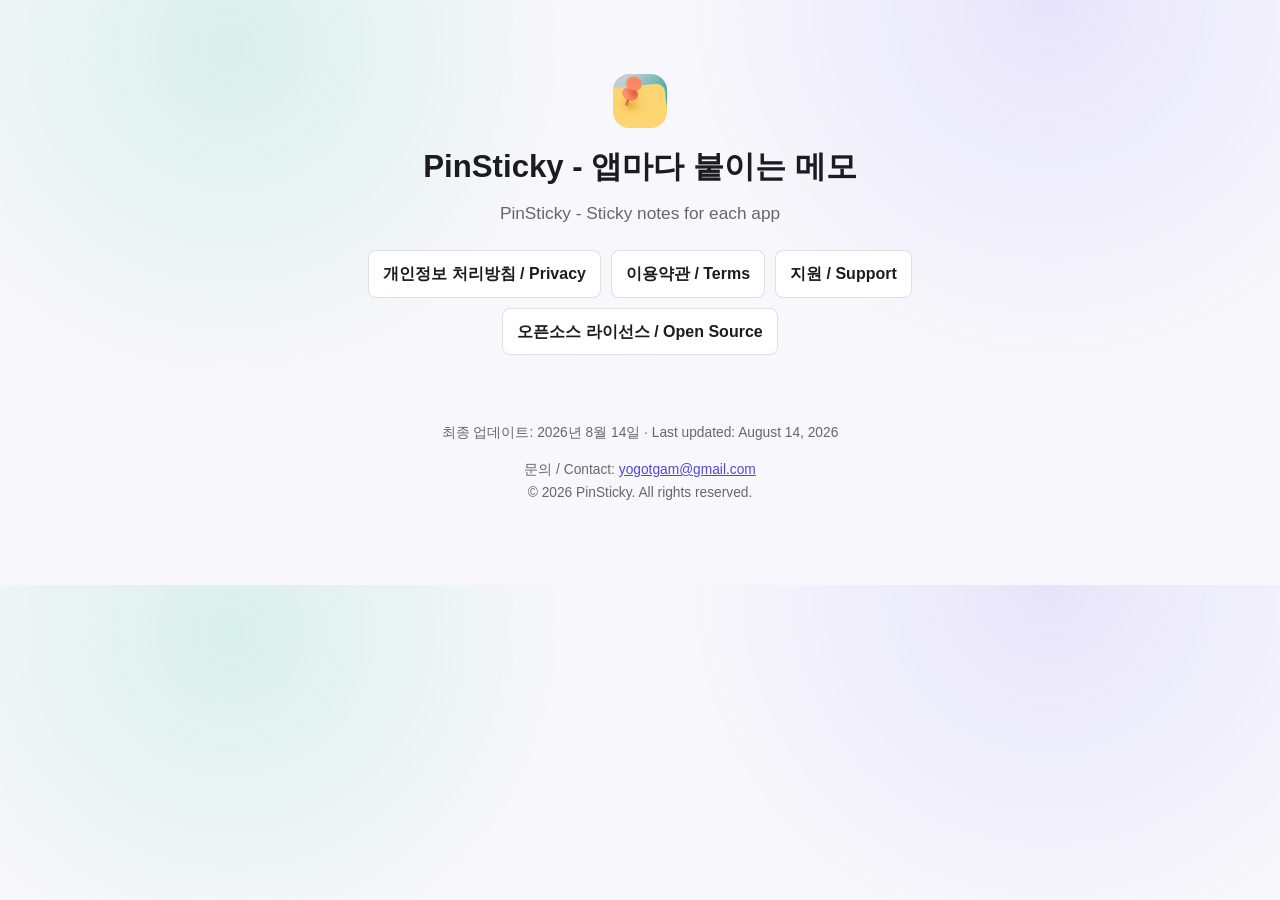
<file: docs/index.html>
<!DOCTYPE html>
<html lang="ko">
<head>
<meta charset="UTF-8">
<meta name="viewport" content="width=device-width, initial-scale=1">
<title>PinSticky · 이용약관 및 정책 / Terms and Policies</title>
<link rel="stylesheet" href="./styles.css">
</head>
<body>
<div class="wrap">
  <header class="hero">
    <img class="app-icon" src="./app-icon.png" alt="PinSticky app icon">
    <h1>PinSticky - 앱마다 붙이는 메모</h1>
    <p class="tag">PinSticky - Sticky notes for each app</p>
    <div class="btns">
      <a class="btn" href="./privacy.html">개인정보 처리방침 / Privacy</a>
      <a class="btn" href="./terms.html">이용약관 / Terms</a>
      <a class="btn" href="./support.html">지원 / Support</a>
      <a class="btn" href="./open-source.html">오픈소스 라이선스 / Open Source</a>
    </div>
  </header>

  <footer>
    <p class="muted">최종 업데이트: 2026년 8월 14일 · Last updated: August 14, 2026</p>
    문의 / Contact: <a href="mailto:yogotgam@gmail.com">yogotgam@gmail.com</a><br>
    © 2026 PinSticky. All rights reserved.
  </footer>
</div>
</body>
</html>
</file>
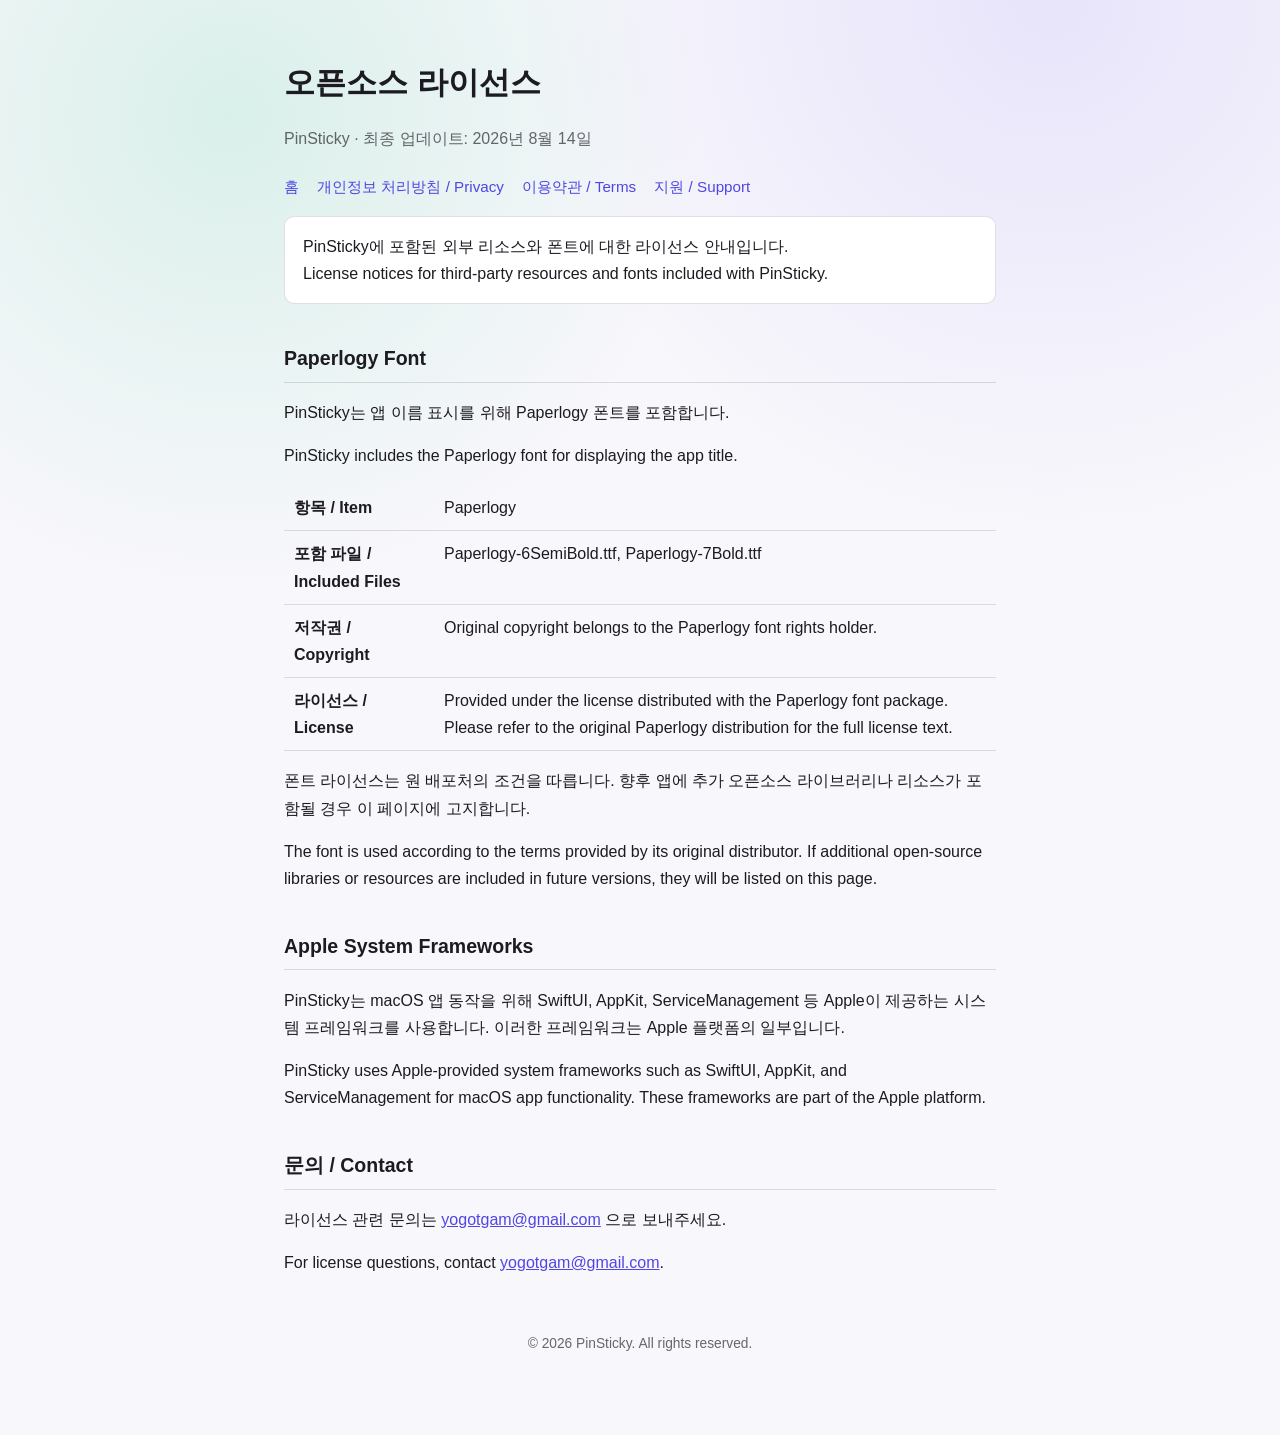
<file: docs/open-source.html>
<!DOCTYPE html>
<html lang="ko">
<head>
<meta charset="UTF-8">
<meta name="viewport" content="width=device-width, initial-scale=1">
<title>PinSticky · 오픈소스 라이선스 / Open Source Licenses</title>
<link rel="stylesheet" href="./styles.css">
</head>
<body>
<div class="wrap page">
  <header>
    <h1>오픈소스 라이선스</h1>
    <p class="sub">PinSticky · 최종 업데이트: 2026년 8월 14일</p>
    <nav>
      <a href="./index.html">홈</a>
      <a href="./privacy.html">개인정보 처리방침 / Privacy</a>
      <a href="./terms.html">이용약관 / Terms</a>
      <a href="./support.html">지원 / Support</a>
    </nav>
  </header>

  <div class="notice">
    PinSticky에 포함된 외부 리소스와 폰트에 대한 라이선스 안내입니다.<br>
    License notices for third-party resources and fonts included with PinSticky.
  </div>

  <h2>Paperlogy Font</h2>
  <p>PinSticky는 앱 이름 표시를 위해 Paperlogy 폰트를 포함합니다.</p>
  <p>PinSticky includes the Paperlogy font for displaying the app title.</p>

  <table>
    <tr><th>항목 / Item</th><td>Paperlogy</td></tr>
    <tr><th>포함 파일 / Included Files</th><td>Paperlogy-6SemiBold.ttf, Paperlogy-7Bold.ttf</td></tr>
    <tr><th>저작권 / Copyright</th><td>Original copyright belongs to the Paperlogy font rights holder.</td></tr>
    <tr><th>라이선스 / License</th><td>Provided under the license distributed with the Paperlogy font package. Please refer to the original Paperlogy distribution for the full license text.</td></tr>
  </table>

  <p>폰트 라이선스는 원 배포처의 조건을 따릅니다. 향후 앱에 추가 오픈소스 라이브러리나 리소스가 포함될 경우 이 페이지에 고지합니다.</p>
  <p>The font is used according to the terms provided by its original distributor. If additional open-source libraries or resources are included in future versions, they will be listed on this page.</p>

  <h2>Apple System Frameworks</h2>
  <p>PinSticky는 macOS 앱 동작을 위해 SwiftUI, AppKit, ServiceManagement 등 Apple이 제공하는 시스템 프레임워크를 사용합니다. 이러한 프레임워크는 Apple 플랫폼의 일부입니다.</p>
  <p>PinSticky uses Apple-provided system frameworks such as SwiftUI, AppKit, and ServiceManagement for macOS app functionality. These frameworks are part of the Apple platform.</p>

  <h2>문의 / Contact</h2>
  <p>라이선스 관련 문의는 <a href="mailto:yogotgam@gmail.com">yogotgam@gmail.com</a> 으로 보내주세요.</p>
  <p>For license questions, contact <a href="mailto:yogotgam@gmail.com">yogotgam@gmail.com</a>.</p>

  <footer>© 2026 PinSticky. All rights reserved.</footer>
</div>
</body>
</html>
</file>
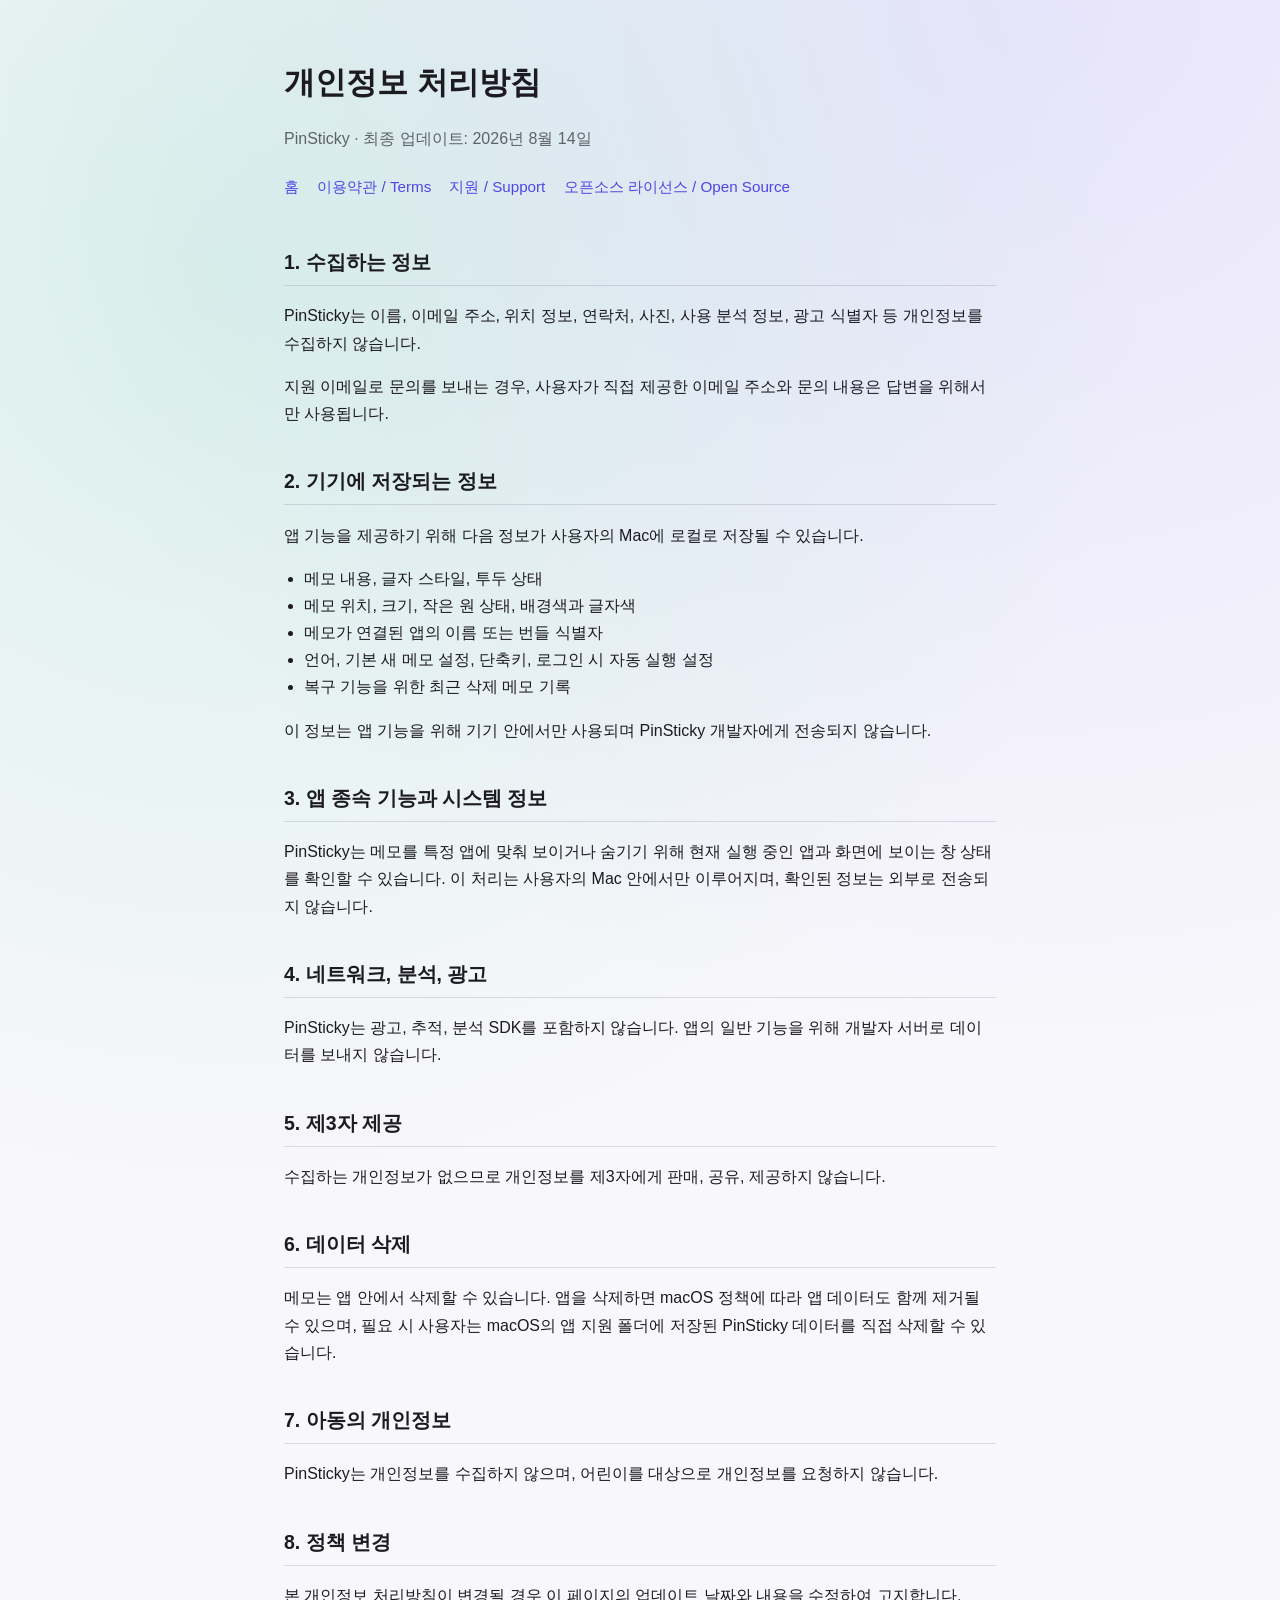
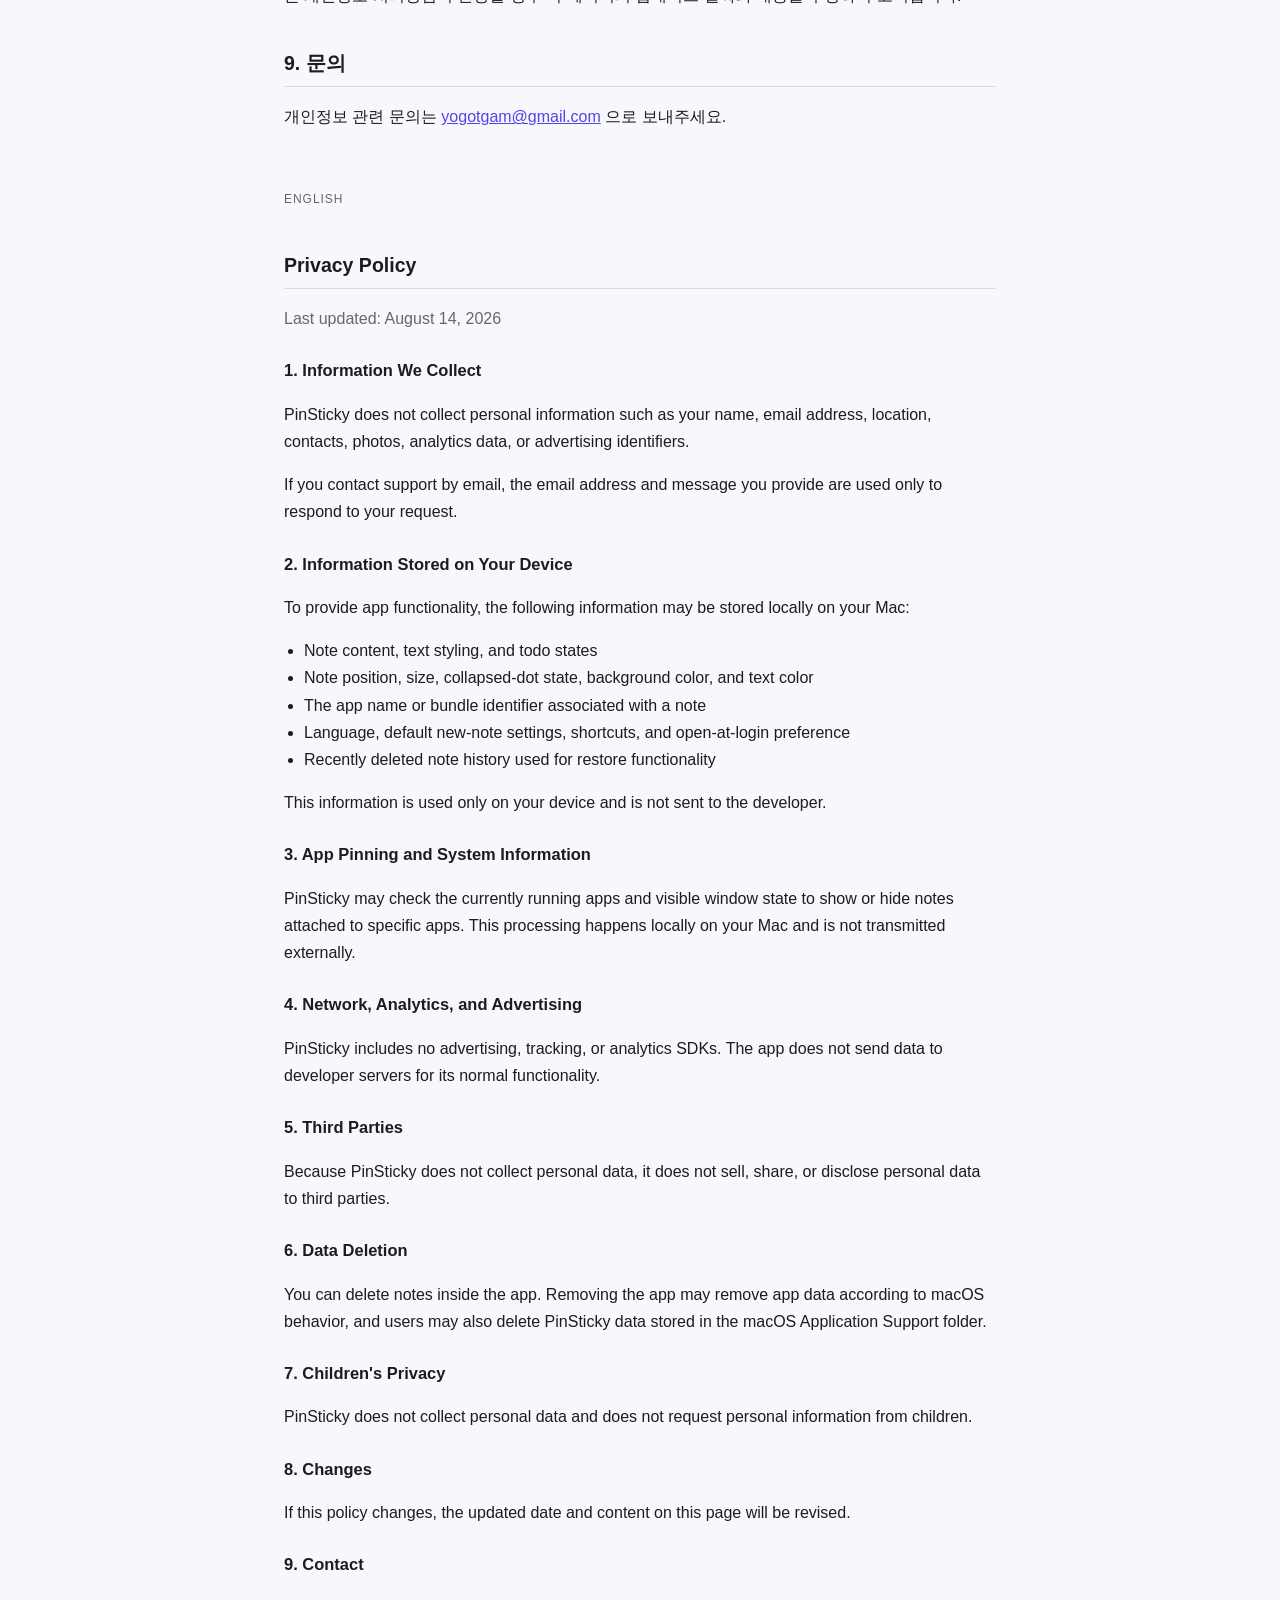
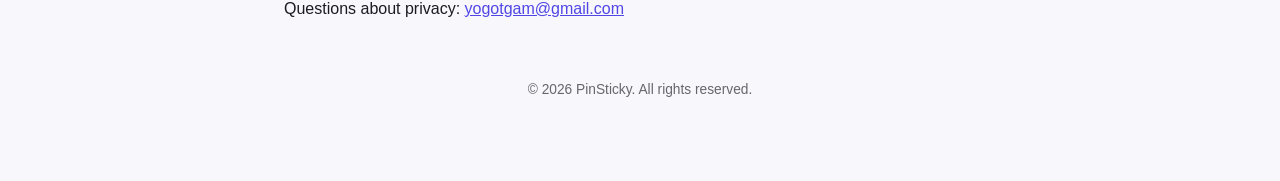
<file: docs/privacy.html>
<!DOCTYPE html>
<html lang="ko">
<head>
<meta charset="UTF-8">
<meta name="viewport" content="width=device-width, initial-scale=1">
<title>PinSticky · 개인정보 처리방침 / Privacy Policy</title>
<link rel="stylesheet" href="./styles.css">
</head>
<body>
<div class="wrap page">
  <header>
    <h1>개인정보 처리방침</h1>
    <p class="sub">PinSticky · 최종 업데이트: 2026년 8월 14일</p>
    <nav>
      <a href="./index.html">홈</a>
      <a href="./terms.html">이용약관 / Terms</a>
      <a href="./support.html">지원 / Support</a>
      <a href="./open-source.html">오픈소스 라이선스 / Open Source</a>
    </nav>
  </header>

  <h2>1. 수집하는 정보</h2>
  <p>PinSticky는 이름, 이메일 주소, 위치 정보, 연락처, 사진, 사용 분석 정보, 광고 식별자 등 개인정보를 수집하지 않습니다.</p>
  <p>지원 이메일로 문의를 보내는 경우, 사용자가 직접 제공한 이메일 주소와 문의 내용은 답변을 위해서만 사용됩니다.</p>

  <h2>2. 기기에 저장되는 정보</h2>
  <p>앱 기능을 제공하기 위해 다음 정보가 사용자의 Mac에 로컬로 저장될 수 있습니다.</p>
  <ul>
    <li>메모 내용, 글자 스타일, 투두 상태</li>
    <li>메모 위치, 크기, 작은 원 상태, 배경색과 글자색</li>
    <li>메모가 연결된 앱의 이름 또는 번들 식별자</li>
    <li>언어, 기본 새 메모 설정, 단축키, 로그인 시 자동 실행 설정</li>
    <li>복구 기능을 위한 최근 삭제 메모 기록</li>
  </ul>
  <p>이 정보는 앱 기능을 위해 기기 안에서만 사용되며 PinSticky 개발자에게 전송되지 않습니다.</p>

  <h2>3. 앱 종속 기능과 시스템 정보</h2>
  <p>PinSticky는 메모를 특정 앱에 맞춰 보이거나 숨기기 위해 현재 실행 중인 앱과 화면에 보이는 창 상태를 확인할 수 있습니다. 이 처리는 사용자의 Mac 안에서만 이루어지며, 확인된 정보는 외부로 전송되지 않습니다.</p>

  <h2>4. 네트워크, 분석, 광고</h2>
  <p>PinSticky는 광고, 추적, 분석 SDK를 포함하지 않습니다. 앱의 일반 기능을 위해 개발자 서버로 데이터를 보내지 않습니다.</p>

  <h2>5. 제3자 제공</h2>
  <p>수집하는 개인정보가 없으므로 개인정보를 제3자에게 판매, 공유, 제공하지 않습니다.</p>

  <h2>6. 데이터 삭제</h2>
  <p>메모는 앱 안에서 삭제할 수 있습니다. 앱을 삭제하면 macOS 정책에 따라 앱 데이터도 함께 제거될 수 있으며, 필요 시 사용자는 macOS의 앱 지원 폴더에 저장된 PinSticky 데이터를 직접 삭제할 수 있습니다.</p>

  <h2>7. 아동의 개인정보</h2>
  <p>PinSticky는 개인정보를 수집하지 않으며, 어린이를 대상으로 개인정보를 요청하지 않습니다.</p>

  <h2>8. 정책 변경</h2>
  <p>본 개인정보 처리방침이 변경될 경우 이 페이지의 업데이트 날짜와 내용을 수정하여 고지합니다.</p>

  <h2>9. 문의</h2>
  <p>개인정보 관련 문의는 <a href="mailto:yogotgam@gmail.com">yogotgam@gmail.com</a> 으로 보내주세요.</p>

  <span class="lang-label">English</span>
  <h2>Privacy Policy</h2>
  <p class="muted">Last updated: August 14, 2026</p>

  <h3>1. Information We Collect</h3>
  <p>PinSticky does not collect personal information such as your name, email address, location, contacts, photos, analytics data, or advertising identifiers.</p>
  <p>If you contact support by email, the email address and message you provide are used only to respond to your request.</p>

  <h3>2. Information Stored on Your Device</h3>
  <p>To provide app functionality, the following information may be stored locally on your Mac:</p>
  <ul>
    <li>Note content, text styling, and todo states</li>
    <li>Note position, size, collapsed-dot state, background color, and text color</li>
    <li>The app name or bundle identifier associated with a note</li>
    <li>Language, default new-note settings, shortcuts, and open-at-login preference</li>
    <li>Recently deleted note history used for restore functionality</li>
  </ul>
  <p>This information is used only on your device and is not sent to the developer.</p>

  <h3>3. App Pinning and System Information</h3>
  <p>PinSticky may check the currently running apps and visible window state to show or hide notes attached to specific apps. This processing happens locally on your Mac and is not transmitted externally.</p>

  <h3>4. Network, Analytics, and Advertising</h3>
  <p>PinSticky includes no advertising, tracking, or analytics SDKs. The app does not send data to developer servers for its normal functionality.</p>

  <h3>5. Third Parties</h3>
  <p>Because PinSticky does not collect personal data, it does not sell, share, or disclose personal data to third parties.</p>

  <h3>6. Data Deletion</h3>
  <p>You can delete notes inside the app. Removing the app may remove app data according to macOS behavior, and users may also delete PinSticky data stored in the macOS Application Support folder.</p>

  <h3>7. Children's Privacy</h3>
  <p>PinSticky does not collect personal data and does not request personal information from children.</p>

  <h3>8. Changes</h3>
  <p>If this policy changes, the updated date and content on this page will be revised.</p>

  <h3>9. Contact</h3>
  <p>Questions about privacy: <a href="mailto:yogotgam@gmail.com">yogotgam@gmail.com</a></p>

  <footer>© 2026 PinSticky. All rights reserved.</footer>
</div>
</body>
</html>
</file>
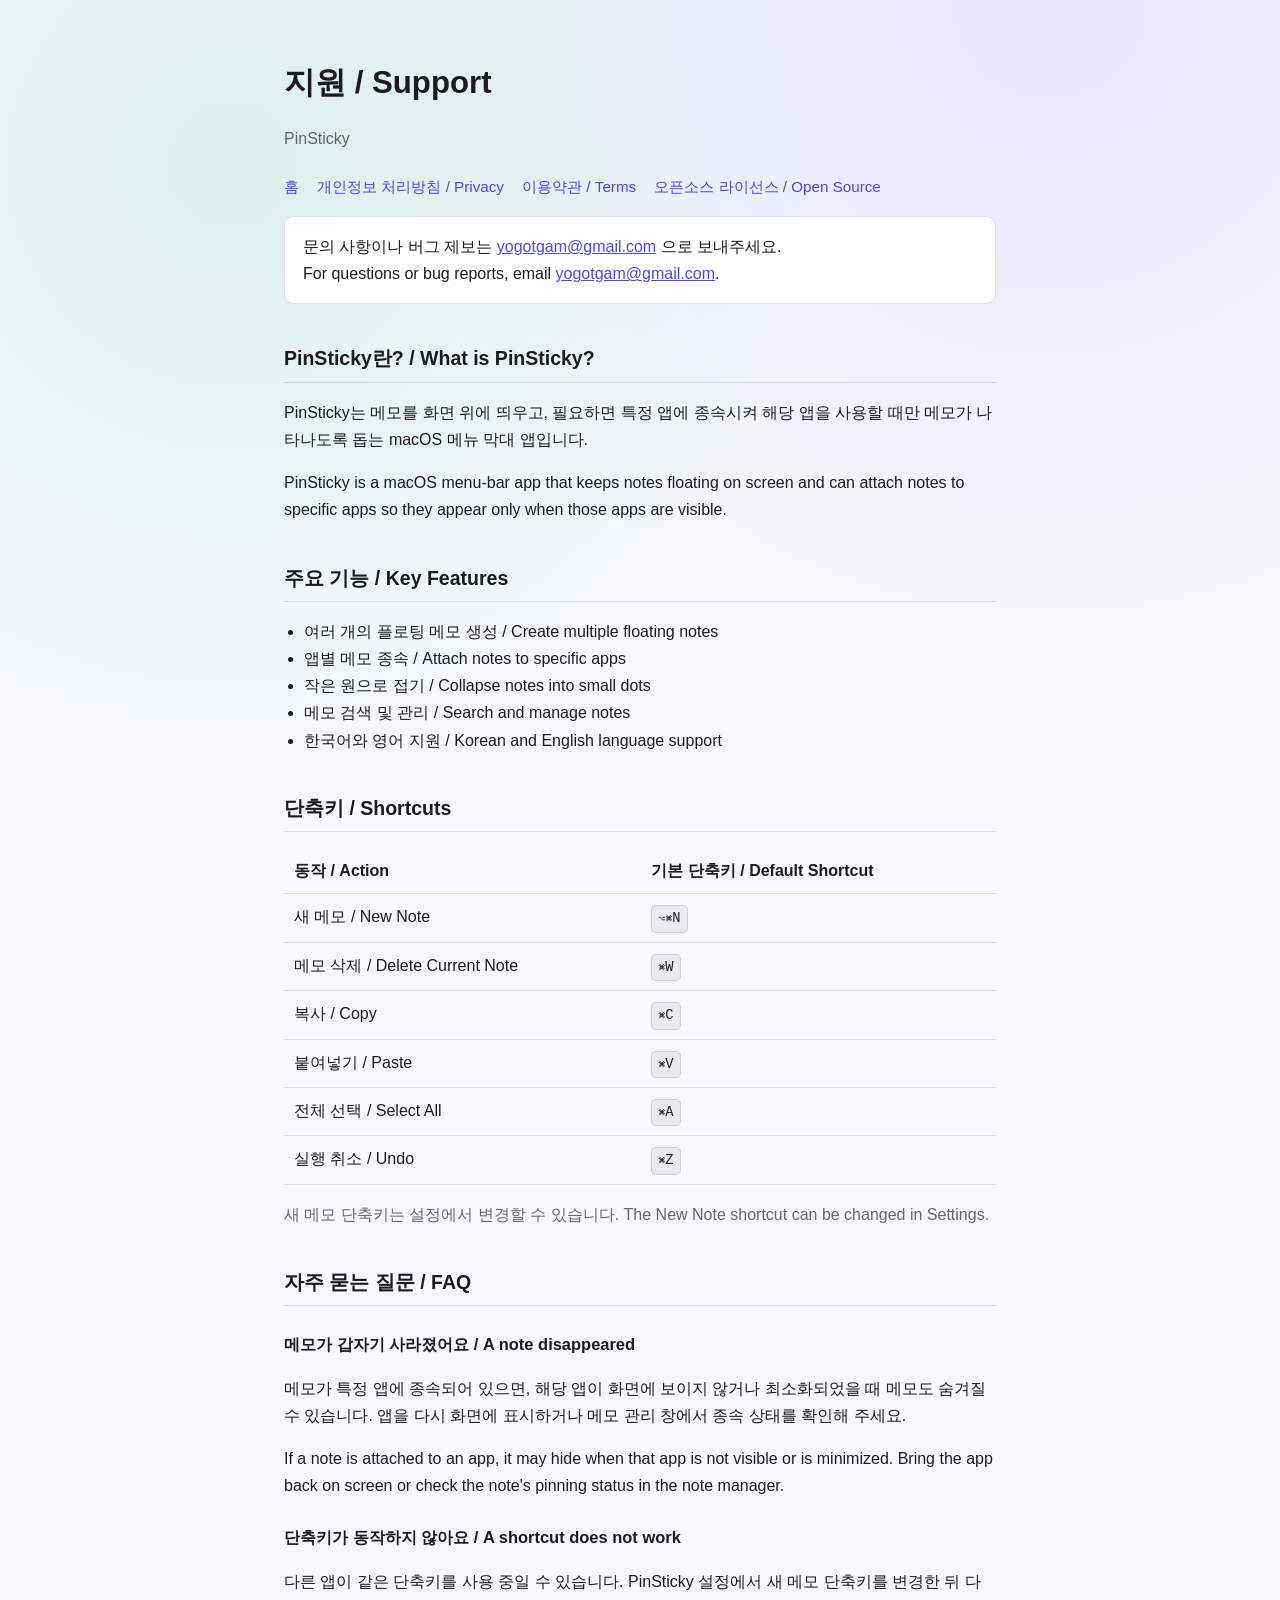
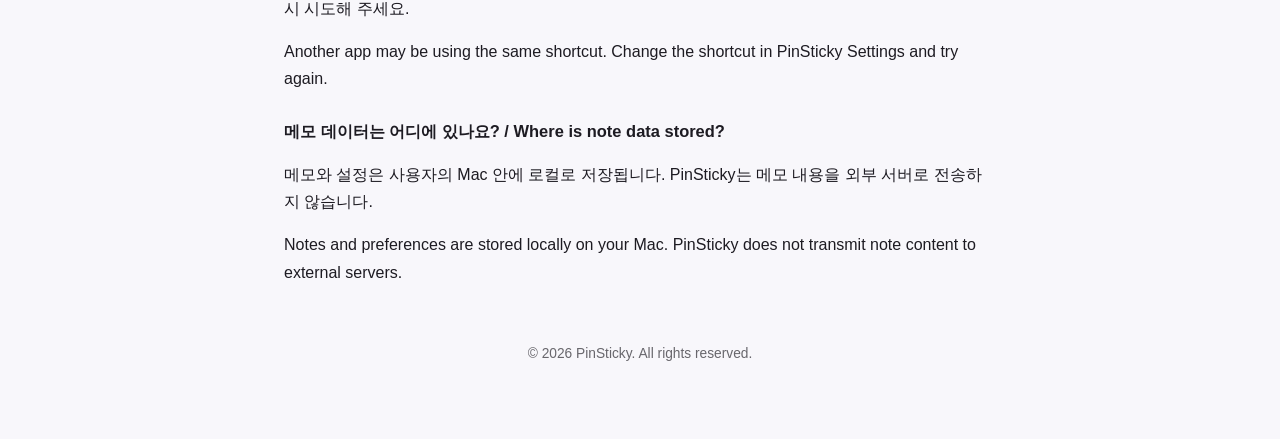
<file: docs/support.html>
<!DOCTYPE html>
<html lang="ko">
<head>
<meta charset="UTF-8">
<meta name="viewport" content="width=device-width, initial-scale=1">
<title>PinSticky · 지원 / Support</title>
<link rel="stylesheet" href="./styles.css">
</head>
<body>
<div class="wrap page">
  <header>
    <h1>지원 / Support</h1>
    <p class="sub">PinSticky</p>
    <nav>
      <a href="./index.html">홈</a>
      <a href="./privacy.html">개인정보 처리방침 / Privacy</a>
      <a href="./terms.html">이용약관 / Terms</a>
      <a href="./open-source.html">오픈소스 라이선스 / Open Source</a>
    </nav>
  </header>

  <div class="notice">
    문의 사항이나 버그 제보는 <a href="mailto:yogotgam@gmail.com">yogotgam@gmail.com</a> 으로 보내주세요.<br>
    For questions or bug reports, email <a href="mailto:yogotgam@gmail.com">yogotgam@gmail.com</a>.
  </div>

  <h2>PinSticky란? / What is PinSticky?</h2>
  <p>PinSticky는 메모를 화면 위에 띄우고, 필요하면 특정 앱에 종속시켜 해당 앱을 사용할 때만 메모가 나타나도록 돕는 macOS 메뉴 막대 앱입니다.</p>
  <p>PinSticky is a macOS menu-bar app that keeps notes floating on screen and can attach notes to specific apps so they appear only when those apps are visible.</p>

  <h2>주요 기능 / Key Features</h2>
  <ul>
    <li>여러 개의 플로팅 메모 생성 / Create multiple floating notes</li>
    <li>앱별 메모 종속 / Attach notes to specific apps</li>
    <li>작은 원으로 접기 / Collapse notes into small dots</li>
    <li>메모 검색 및 관리 / Search and manage notes</li>
    <li>한국어와 영어 지원 / Korean and English language support</li>
  </ul>

  <h2>단축키 / Shortcuts</h2>
  <table>
    <tr><th>동작 / Action</th><th>기본 단축키 / Default Shortcut</th></tr>
    <tr><td>새 메모 / New Note</td><td><kbd>⌥⌘N</kbd></td></tr>
    <tr><td>메모 삭제 / Delete Current Note</td><td><kbd>⌘W</kbd></td></tr>
    <tr><td>복사 / Copy</td><td><kbd>⌘C</kbd></td></tr>
    <tr><td>붙여넣기 / Paste</td><td><kbd>⌘V</kbd></td></tr>
    <tr><td>전체 선택 / Select All</td><td><kbd>⌘A</kbd></td></tr>
    <tr><td>실행 취소 / Undo</td><td><kbd>⌘Z</kbd></td></tr>
  </table>
  <p class="muted">새 메모 단축키는 설정에서 변경할 수 있습니다. The New Note shortcut can be changed in Settings.</p>

  <h2>자주 묻는 질문 / FAQ</h2>

  <h3>메모가 갑자기 사라졌어요 / A note disappeared</h3>
  <p>메모가 특정 앱에 종속되어 있으면, 해당 앱이 화면에 보이지 않거나 최소화되었을 때 메모도 숨겨질 수 있습니다. 앱을 다시 화면에 표시하거나 메모 관리 창에서 종속 상태를 확인해 주세요.</p>
  <p>If a note is attached to an app, it may hide when that app is not visible or is minimized. Bring the app back on screen or check the note's pinning status in the note manager.</p>

  <h3>단축키가 동작하지 않아요 / A shortcut does not work</h3>
  <p>다른 앱이 같은 단축키를 사용 중일 수 있습니다. PinSticky 설정에서 새 메모 단축키를 변경한 뒤 다시 시도해 주세요.</p>
  <p>Another app may be using the same shortcut. Change the shortcut in PinSticky Settings and try again.</p>

  <h3>메모 데이터는 어디에 있나요? / Where is note data stored?</h3>
  <p>메모와 설정은 사용자의 Mac 안에 로컬로 저장됩니다. PinSticky는 메모 내용을 외부 서버로 전송하지 않습니다.</p>
  <p>Notes and preferences are stored locally on your Mac. PinSticky does not transmit note content to external servers.</p>

  <footer>© 2026 PinSticky. All rights reserved.</footer>
</div>
</body>
</html>
</file>
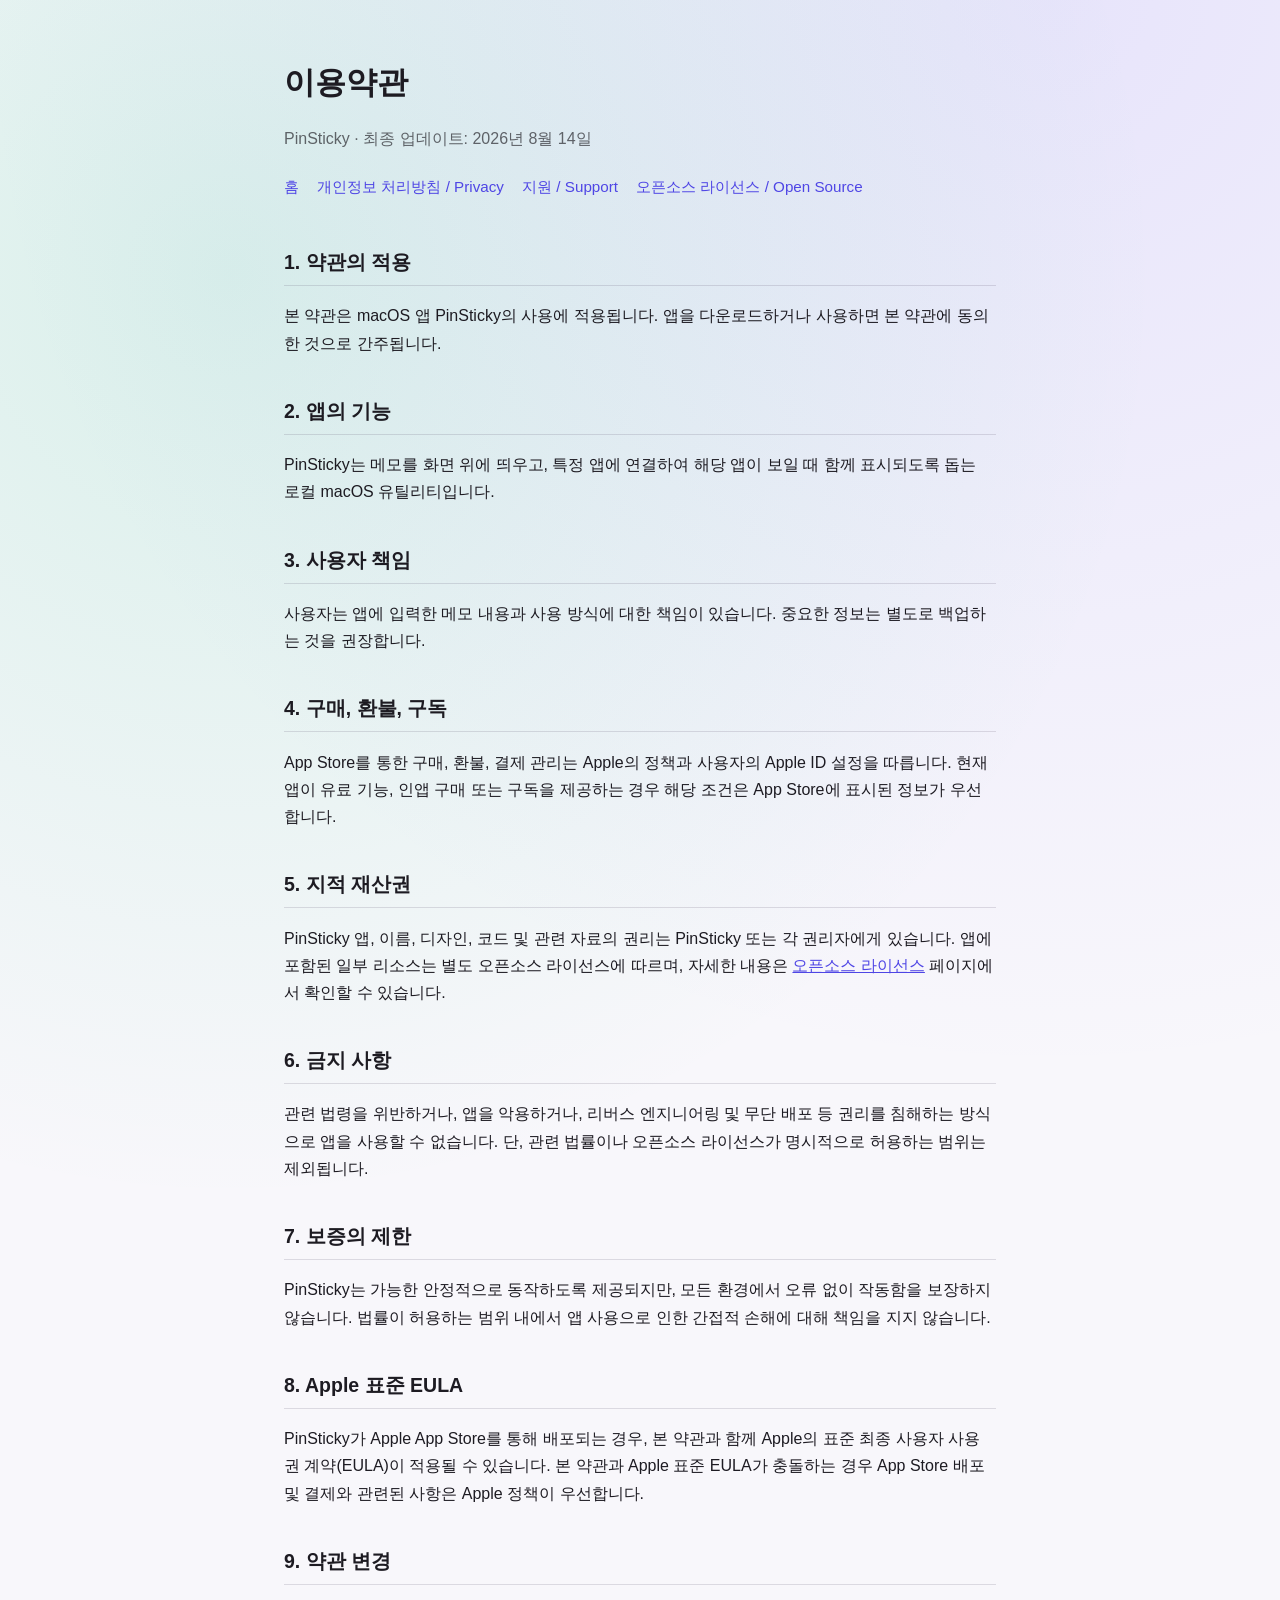
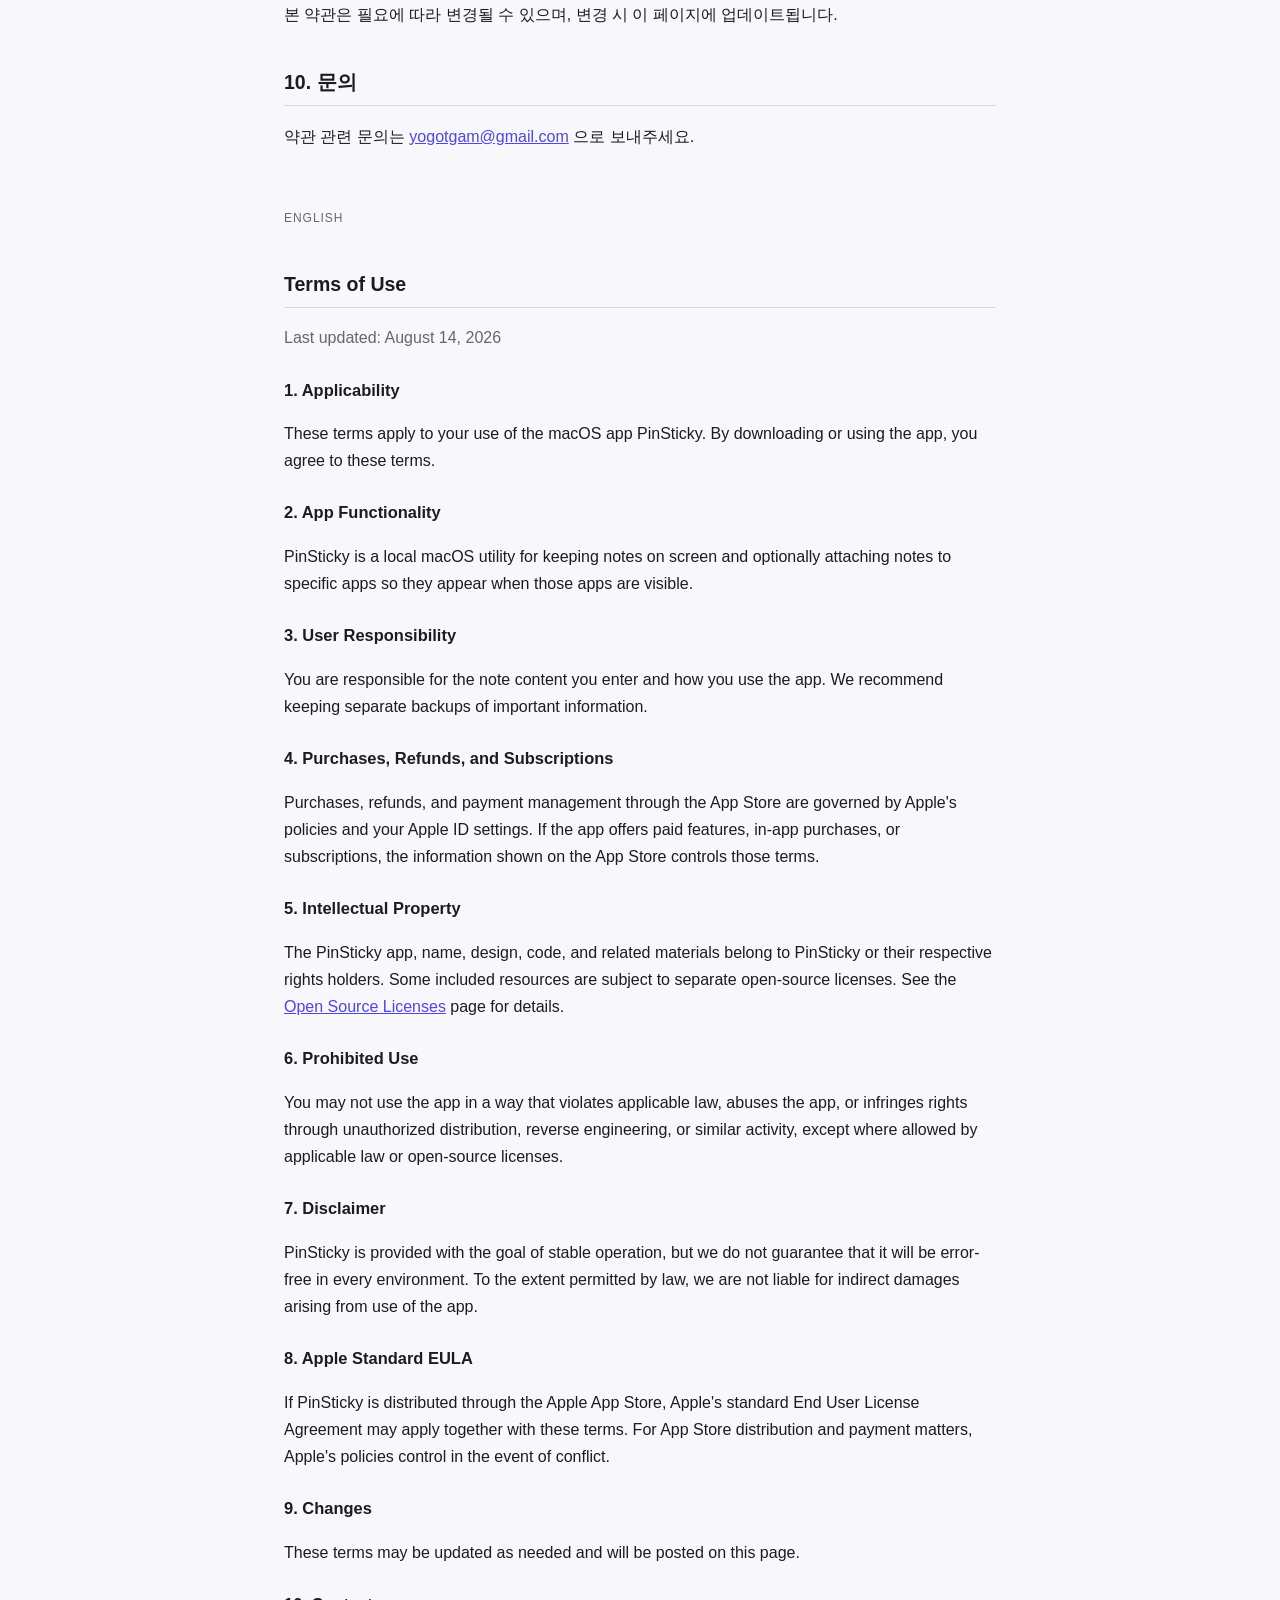
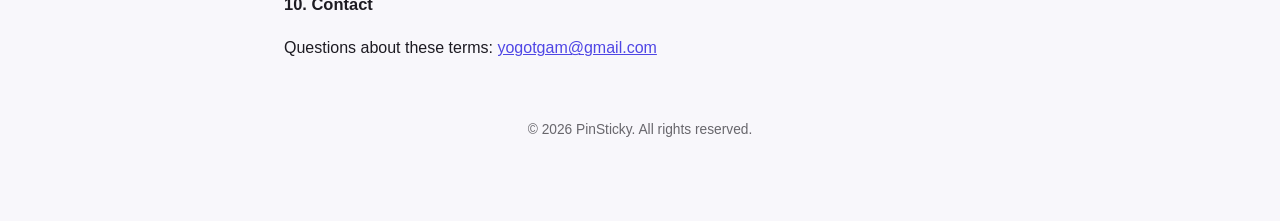
<file: docs/terms.html>
<!DOCTYPE html>
<html lang="ko">
<head>
<meta charset="UTF-8">
<meta name="viewport" content="width=device-width, initial-scale=1">
<title>PinSticky · 이용약관 / Terms of Use</title>
<link rel="stylesheet" href="./styles.css">
</head>
<body>
<div class="wrap page">
  <header>
    <h1>이용약관</h1>
    <p class="sub">PinSticky · 최종 업데이트: 2026년 8월 14일</p>
    <nav>
      <a href="./index.html">홈</a>
      <a href="./privacy.html">개인정보 처리방침 / Privacy</a>
      <a href="./support.html">지원 / Support</a>
      <a href="./open-source.html">오픈소스 라이선스 / Open Source</a>
    </nav>
  </header>

  <h2>1. 약관의 적용</h2>
  <p>본 약관은 macOS 앱 PinSticky의 사용에 적용됩니다. 앱을 다운로드하거나 사용하면 본 약관에 동의한 것으로 간주됩니다.</p>

  <h2>2. 앱의 기능</h2>
  <p>PinSticky는 메모를 화면 위에 띄우고, 특정 앱에 연결하여 해당 앱이 보일 때 함께 표시되도록 돕는 로컬 macOS 유틸리티입니다.</p>

  <h2>3. 사용자 책임</h2>
  <p>사용자는 앱에 입력한 메모 내용과 사용 방식에 대한 책임이 있습니다. 중요한 정보는 별도로 백업하는 것을 권장합니다.</p>

  <h2>4. 구매, 환불, 구독</h2>
  <p>App Store를 통한 구매, 환불, 결제 관리는 Apple의 정책과 사용자의 Apple ID 설정을 따릅니다. 현재 앱이 유료 기능, 인앱 구매 또는 구독을 제공하는 경우 해당 조건은 App Store에 표시된 정보가 우선합니다.</p>

  <h2>5. 지적 재산권</h2>
  <p>PinSticky 앱, 이름, 디자인, 코드 및 관련 자료의 권리는 PinSticky 또는 각 권리자에게 있습니다. 앱에 포함된 일부 리소스는 별도 오픈소스 라이선스에 따르며, 자세한 내용은 <a href="./open-source.html">오픈소스 라이선스</a> 페이지에서 확인할 수 있습니다.</p>

  <h2>6. 금지 사항</h2>
  <p>관련 법령을 위반하거나, 앱을 악용하거나, 리버스 엔지니어링 및 무단 배포 등 권리를 침해하는 방식으로 앱을 사용할 수 없습니다. 단, 관련 법률이나 오픈소스 라이선스가 명시적으로 허용하는 범위는 제외됩니다.</p>

  <h2>7. 보증의 제한</h2>
  <p>PinSticky는 가능한 안정적으로 동작하도록 제공되지만, 모든 환경에서 오류 없이 작동함을 보장하지 않습니다. 법률이 허용하는 범위 내에서 앱 사용으로 인한 간접적 손해에 대해 책임을 지지 않습니다.</p>

  <h2>8. Apple 표준 EULA</h2>
  <p>PinSticky가 Apple App Store를 통해 배포되는 경우, 본 약관과 함께 Apple의 표준 최종 사용자 사용권 계약(EULA)이 적용될 수 있습니다. 본 약관과 Apple 표준 EULA가 충돌하는 경우 App Store 배포 및 결제와 관련된 사항은 Apple 정책이 우선합니다.</p>

  <h2>9. 약관 변경</h2>
  <p>본 약관은 필요에 따라 변경될 수 있으며, 변경 시 이 페이지에 업데이트됩니다.</p>

  <h2>10. 문의</h2>
  <p>약관 관련 문의는 <a href="mailto:yogotgam@gmail.com">yogotgam@gmail.com</a> 으로 보내주세요.</p>

  <span class="lang-label">English</span>
  <h2>Terms of Use</h2>
  <p class="muted">Last updated: August 14, 2026</p>

  <h3>1. Applicability</h3>
  <p>These terms apply to your use of the macOS app PinSticky. By downloading or using the app, you agree to these terms.</p>

  <h3>2. App Functionality</h3>
  <p>PinSticky is a local macOS utility for keeping notes on screen and optionally attaching notes to specific apps so they appear when those apps are visible.</p>

  <h3>3. User Responsibility</h3>
  <p>You are responsible for the note content you enter and how you use the app. We recommend keeping separate backups of important information.</p>

  <h3>4. Purchases, Refunds, and Subscriptions</h3>
  <p>Purchases, refunds, and payment management through the App Store are governed by Apple's policies and your Apple ID settings. If the app offers paid features, in-app purchases, or subscriptions, the information shown on the App Store controls those terms.</p>

  <h3>5. Intellectual Property</h3>
  <p>The PinSticky app, name, design, code, and related materials belong to PinSticky or their respective rights holders. Some included resources are subject to separate open-source licenses. See the <a href="./open-source.html">Open Source Licenses</a> page for details.</p>

  <h3>6. Prohibited Use</h3>
  <p>You may not use the app in a way that violates applicable law, abuses the app, or infringes rights through unauthorized distribution, reverse engineering, or similar activity, except where allowed by applicable law or open-source licenses.</p>

  <h3>7. Disclaimer</h3>
  <p>PinSticky is provided with the goal of stable operation, but we do not guarantee that it will be error-free in every environment. To the extent permitted by law, we are not liable for indirect damages arising from use of the app.</p>

  <h3>8. Apple Standard EULA</h3>
  <p>If PinSticky is distributed through the Apple App Store, Apple's standard End User License Agreement may apply together with these terms. For App Store distribution and payment matters, Apple's policies control in the event of conflict.</p>

  <h3>9. Changes</h3>
  <p>These terms may be updated as needed and will be posted on this page.</p>

  <h3>10. Contact</h3>
  <p>Questions about these terms: <a href="mailto:yogotgam@gmail.com">yogotgam@gmail.com</a></p>

  <footer>© 2026 PinSticky. All rights reserved.</footer>
</div>
</body>
</html>
</file>
<file: docs/styles.css>
:root {
  color-scheme: light dark;
  --bg: #f8f7fb;
  --fg: #1d1b22;
  --muted: rgba(29, 27, 34, 0.66);
  --line: rgba(88, 78, 108, 0.18);
  --card: #ffffff;
  --accent: #0abf78;
  --accent-2: #6f5cff;
  --link: #4f46e5;
}

* {
  box-sizing: border-box;
}

body {
  margin: 0;
  padding: 0;
  font-family: -apple-system, BlinkMacSystemFont, "Segoe UI", Roboto, "Helvetica Neue", Arial, sans-serif;
  line-height: 1.7;
  color: var(--fg);
  background:
    radial-gradient(circle at 18% 8%, rgba(10, 191, 120, 0.13), transparent 28%),
    radial-gradient(circle at 82% 0%, rgba(111, 92, 255, 0.12), transparent 30%),
    var(--bg);
}

@media (prefers-color-scheme: dark) {
  :root {
    --bg: #17151d;
    --fg: #f2eff8;
    --muted: rgba(242, 239, 248, 0.68);
    --line: rgba(242, 239, 248, 0.16);
    --card: #211f29;
    --link: #9fa8ff;
  }
}

a {
  color: var(--link);
}

.wrap {
  max-width: 780px;
  margin: 0 auto;
  padding: 56px 24px 80px;
}

.page {
  max-width: 760px;
}

.hero {
  text-align: center;
  padding: 18px 0 10px;
}

.app-mark,
.app-icon {
  width: 54px;
  height: 54px;
  margin: 0 auto 12px;
  border-radius: 16px;
}

.app-mark {
  display: grid;
  place-items: center;
  background: linear-gradient(135deg, #ffe85c, #0abf78);
  font-size: 30px;
}

.app-icon {
  display: block;
}

h1 {
  font-size: 2.35rem;
  margin: 0 0 6px;
  letter-spacing: 0;
}

header h1 {
  font-size: 1.95rem;
}

.tag {
  margin: 0 0 10px;
  font-size: 1.08rem;
  color: var(--muted);
}

.sub,
.muted,
.en {
  color: var(--muted);
}

nav {
  margin: 22px 0 8px;
  font-size: 0.95rem;
}

nav a {
  display: inline-block;
  margin: 0 14px 8px 0;
  text-decoration: none;
}

.btns {
  display: flex;
  gap: 10px;
  justify-content: center;
  flex-wrap: wrap;
  margin-top: 22px;
}

.btn {
  display: inline-block;
  padding: 9px 14px;
  border: 1px solid var(--line);
  border-radius: 8px;
  background: var(--card);
  color: var(--fg);
  text-decoration: none;
  font-weight: 650;
}

.grid {
  display: grid;
  grid-template-columns: 1fr 1fr;
  gap: 14px;
  margin-top: 44px;
}

.card,
.notice {
  border: 1px solid var(--line);
  border-radius: 10px;
  background: var(--card);
  padding: 16px 18px;
}

.card {
  color: inherit;
  text-decoration: none;
}

.card h2 {
  margin-top: 0;
  border: 0;
  padding: 0;
}

h2 {
  font-size: 1.22rem;
  margin-top: 38px;
  padding-bottom: 6px;
  border-bottom: 1px solid var(--line);
}

h3 {
  font-size: 1.03rem;
  margin-top: 24px;
}

ul {
  padding-left: 20px;
}

table {
  width: 100%;
  border-collapse: collapse;
  margin: 14px 0;
}

td,
th {
  text-align: left;
  padding: 9px 10px;
  border-bottom: 1px solid var(--line);
  vertical-align: top;
}

kbd {
  display: inline-block;
  padding: 1px 6px;
  border: 1px solid var(--line);
  border-radius: 5px;
  background: rgba(128, 128, 128, 0.12);
  font-family: ui-monospace, SFMono-Regular, Menlo, monospace;
  font-size: 0.86em;
}

.lang-label {
  display: inline-block;
  margin-top: 42px;
  font-size: 0.75rem;
  letter-spacing: 0.08em;
  text-transform: uppercase;
  color: var(--muted);
}

footer {
  margin-top: 56px;
  text-align: center;
  font-size: 0.86rem;
  color: var(--muted);
}

@media (max-width: 620px) {
  .wrap {
    padding: 42px 18px 64px;
  }

  .grid {
    grid-template-columns: 1fr;
  }

  h1 {
    font-size: 2rem;
  }
}
</file>
